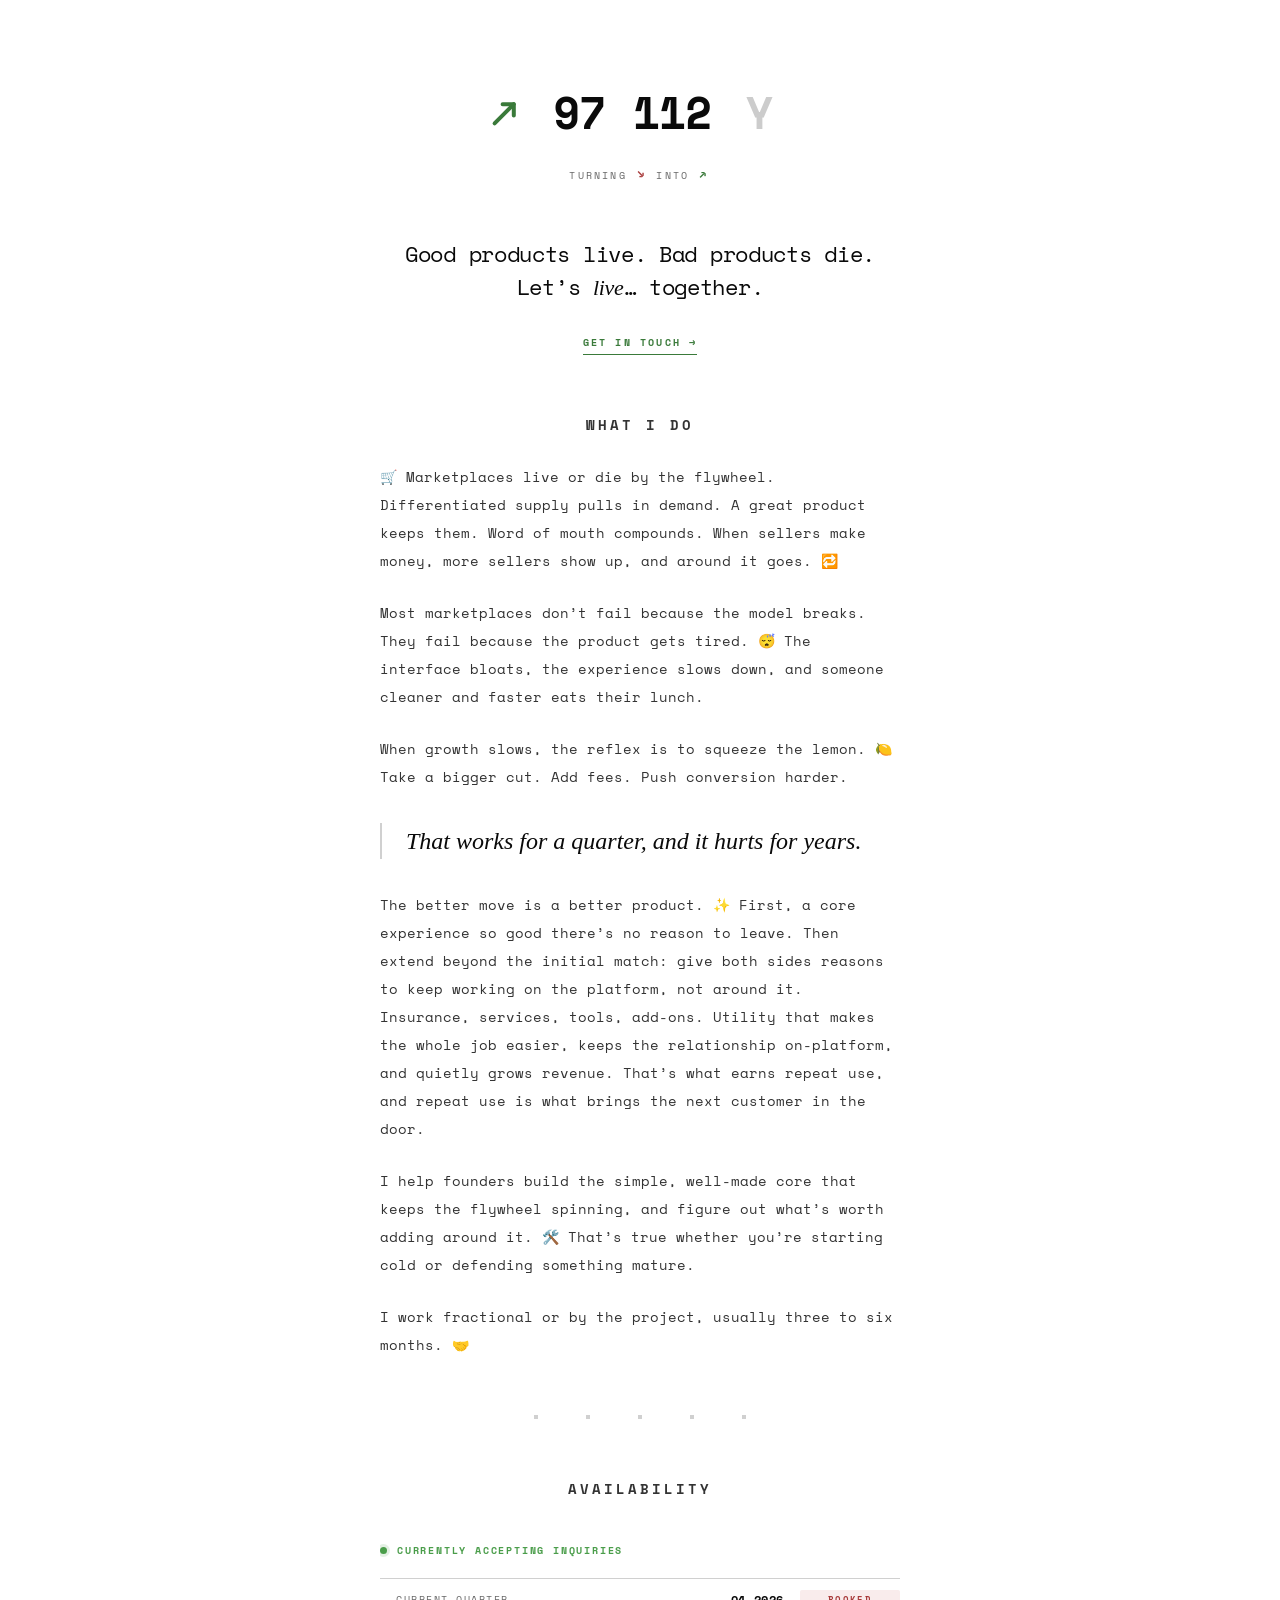
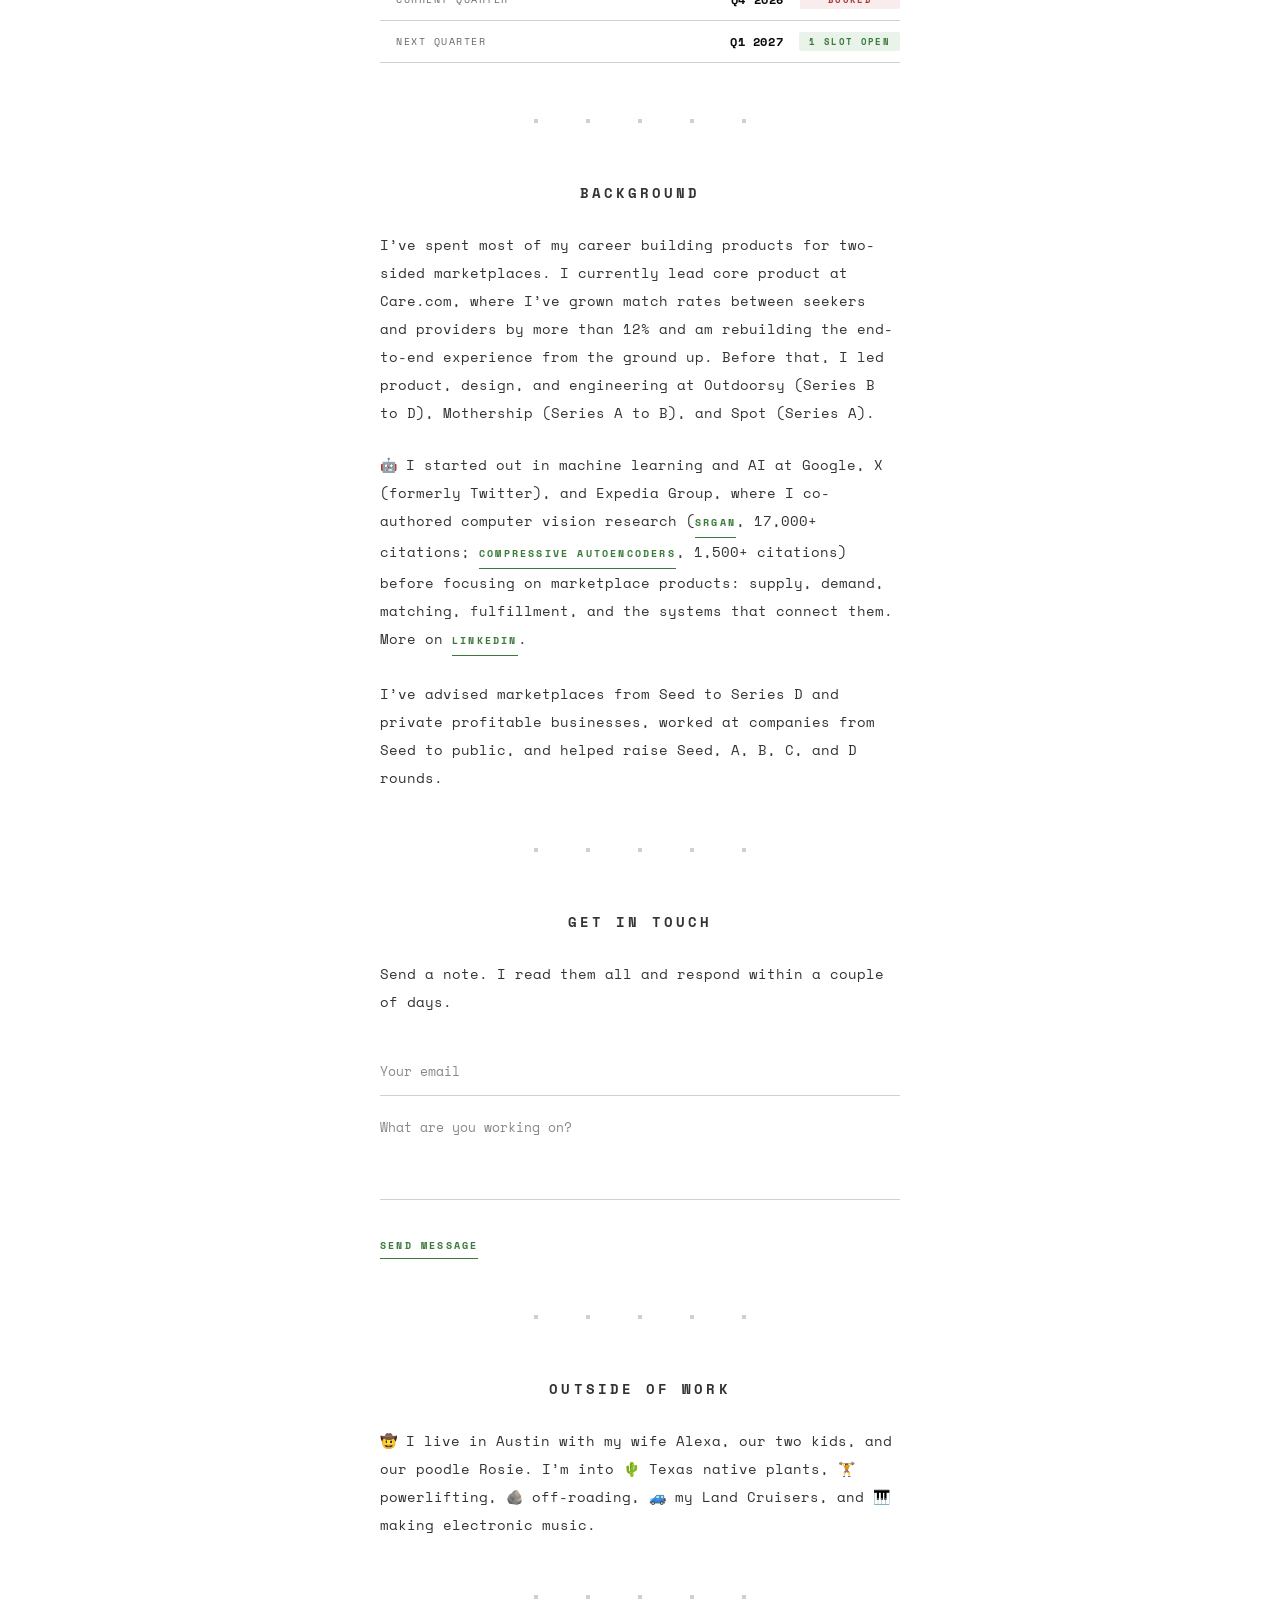
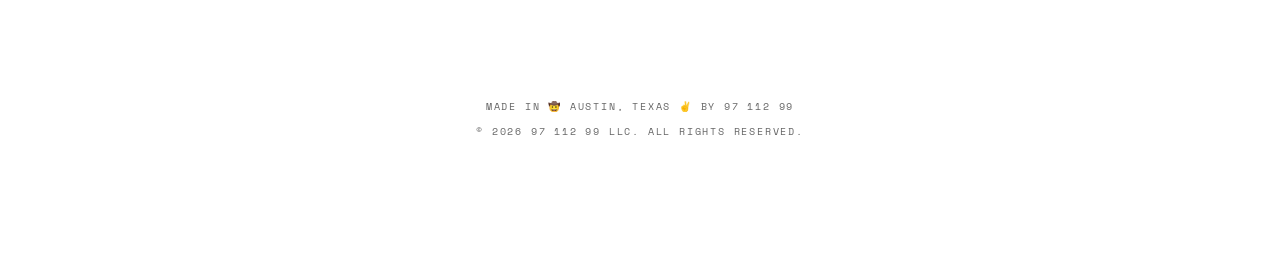
<file: index.html>
<!DOCTYPE html>
<html lang="en">
<head>
<meta charset="UTF-8">
<meta name="viewport" content="width=device-width, initial-scale=1.0">
<title>97 112 99 — Product & marketplace advisory</title>
  <!-- SEO -->
  <meta name="description" content="Product & marketplace advisory firm. Turning declining businesses into growing ones.">

  <!-- Favicon -->
  <link rel="icon" type="image/svg+xml" href="/favicon.svg">

  <!-- OpenGraph -->
  <meta property="og:type" content="website">
  <meta property="og:url" content="https://9711299.com">
  <meta property="og:title" content="97 112 99 — Product & marketplace advisory">
  <meta property="og:description" content="Product & marketplace advisory firm. Turning declining businesses into growing ones.">
  <meta property="og:site_name" content="97 112 99">

  <!-- Twitter -->
  <meta name="twitter:card" content="summary">
  <meta name="twitter:title" content="97 112 99 — Product & marketplace advisory">
  <meta name="twitter:description" content="Product & marketplace advisory firm. Turning declining businesses into growing ones.">

<link href="https://fonts.googleapis.com/css2?family=Space+Mono:wght@400;700&display=swap" rel="stylesheet">
<style>
  html { scroll-behavior: smooth; }
  *, *::before, *::after { box-sizing: border-box; margin: 0; padding: 0; }

  :root {
    --black: #0a0a0a;
    --mid: #666;
    --light: #666;
    --rule: #d0d0d0;
    --bg: #fff;
  }

  body {
    font-family: 'Space Mono', monospace;
    font-weight: 400;
    background: var(--bg);
    color: var(--black);
    min-height: 100vh;
    -webkit-font-smoothing: antialiased;
  }

  .page {
    max-width: 600px;
    margin: 0 auto;
    padding: 80px 40px 120px;
  }

  /* Logo */
  .logo {
    display: flex;
    gap: 18px;
    margin: 0 auto 8px;
    align-items: center;
    justify-content: center;
    width: fit-content;
  }

  .logo-nums {
    display: flex;
    gap: 18px;
    align-items: baseline;
  }

  .logo-mark {
    width: 40px;
    height: 40px;
    flex: none;
    display: block;
  }

  .logo-mark line, .logo-mark polyline {
    stroke: #3a7a3a;
    stroke-width: 10;
    stroke-linecap: round;
    stroke-linejoin: round;
    fill: none;
  }

  #logo-mark-left {
    transform-origin: 50% 50%;
    transform: rotate(180deg);
  }
  #logo-mark-left line, #logo-mark-left polyline {
    stroke: #a83a3a;
  }

  .logo-char {
    font-size: 44px;
    font-weight: 700;
    letter-spacing: -1px;
    color: var(--black);
    transition: color 0.3s;
    width: 72px;
    text-align: center;
    display: inline-block;
  }

  .eyebrow {
    font-size: 10px;
    letter-spacing: 0.22em;
    text-transform: uppercase;
    color: var(--light);
    margin-bottom: 48px;
    text-align: center;
  }




  .thesis {
    font-size: 22px;
    line-height: 1.5;
    font-weight: 400;
    color: var(--black);
    text-align: center;
    max-width: 520px;
    margin: 0 auto 56px;
    letter-spacing: -0.3px;
  }

  .thesis em {
    font-style: italic;
    font-family: Georgia, 'Times New Roman', serif;
    font-weight: 400;
  }


  .tone-live { color: #3a7a3a; }
  .tone-die { color: #a83a3a; }

  .thesis-line {
    display: block;
  }

  .thesis-line-1 {
  }

  .thesis-line-2 {
    display: inline-flex;
    align-items: baseline;
    justify-content: center;
    opacity: 0;
    animation: fadeIn 0.8s ease-out 2.4s forwards;
  }

  .thesis-lets, .thesis-mid, .thesis-period {
    display: inline-block;
    white-space: pre;
  }

  .thesis-mid {
    max-width: 0;
    overflow: hidden;
    opacity: 0;
    animation: expandMid 0.9s ease-out 3.4s forwards;
  }

  @keyframes fadeIn {
    to { opacity: 1; }
  }

  @keyframes expandMid {
    0% { max-width: 0; opacity: 0; }
    30% { opacity: 0; }
    100% { max-width: 200px; opacity: 1; }
  }

  @media (max-width: 480px) {
    .thesis { font-size: 18px; margin-bottom: 72px; }
  }

  /* Section */
  .section {
    margin-bottom: 56px;
  }

  .section-label {
    font-size: 10px;
    font-weight: 700;
    letter-spacing: 0.22em;
    text-transform: uppercase;
    color: #333;
    margin-bottom: 24px;
    text-align: center;
  }

  .section p {
    font-size: 14px;
    line-height: 2;
    color: #333;
  }

  .section p + p { margin-top: 24px; }

  .section a.inline-link {
    font-family: 'Space Mono', monospace;
    font-size: 10px;
    font-weight: 700;
    letter-spacing: 0.22em;
    text-transform: uppercase;
    color: #3a7a3a;
    text-decoration: none;
    position: relative;
    padding-bottom: 5px;
    display: inline-block;
    transition: opacity 0.2s;
  }

  .section a.inline-link::after {
    content: '';
    display: block;
    width: 100%;
    height: 1px;
    background: #3a7a3a;
    position: absolute;
    left: 0;
    bottom: 0;
    transition: opacity 0.2s;
  }

  .section a.inline-link:hover::after {
    opacity: 0.4;
  }


  .together-word {
    position: relative;
    display: inline-block;
  }

  .together-word.sparkle {
    animation: sparkle-glow 1.2s ease-out;
  }

  @keyframes sparkle-glow {
    0% { text-shadow: 0 0 0 rgba(140, 140, 140, 0); }
    30% { text-shadow: 0 0 12px rgba(140, 140, 140, 0.5), 0 0 4px rgba(140, 140, 140, 0.7); }
    100% { text-shadow: 0 0 0 rgba(140, 140, 140, 0); }
  }

  .sparkle-particle {
    position: absolute;
    pointer-events: none;
    font-size: 12px;
    opacity: 0;
    animation: sparkle-particle 1.4s ease-out forwards;
  }

  @keyframes sparkle-particle {
    0% { opacity: 0; transform: translate(0, 0) scale(0.5) rotate(0deg); }
    30% { opacity: 1; }
    100% { opacity: 0; transform: translate(var(--dx), var(--dy)) scale(1.2) rotate(180deg); }
  }

  /* Rule */
  .rule {
    display: flex;
    justify-content: center;
    gap: 48px;
    margin: 0 auto 56px;
  }

  .rule::before,
  .rule::after {
    content: none;
  }

  .rule > span {
    display: block;
    width: 4px;
    height: 4px;
    background: var(--rule);
  }


  /* Work list */
  .work-list {
    display: flex;
    flex-direction: column;
    gap: 32px;
  }

  .work-item {
    padding-bottom: 32px;
    border-bottom: 1px solid var(--rule);
  }

  .work-item:last-child { border-bottom: none; padding-bottom: 0; }

  .work-title {
    font-size: 13px !important;
    font-weight: 700 !important;
    color: var(--black) !important;
    line-height: 1.4 !important;
    letter-spacing: 0.02em !important;
    margin-bottom: 8px !important;
  }

  .work-desc {
    font-size: 13px !important;
    color: #555 !important;
    line-height: 1.8 !important;
  }

  /* Papers */
  .papers {
    display: flex;
    flex-direction: column;
    gap: 24px;
  }

  .paper {
    display: flex;
    flex-direction: column;
    gap: 6px;
    text-decoration: none;
    padding-bottom: 24px;
    border-bottom: 1px solid var(--rule);
  }

  .paper:last-child { border-bottom: none; padding-bottom: 0; }

  .paper-title {
    font-size: 13px;
    color: #333;
    line-height: 1.6;
    transition: color 0.2s;
  }

  .paper:hover .paper-title { color: var(--black); }

  .paper-meta {
    font-size: 10px;
    letter-spacing: 0.15em;
    text-transform: uppercase;
    color: var(--light);
  }


  .availability-card {
    margin-top: 40px;
    overflow: hidden;
  }

  .availability-header {
    display: flex;
    align-items: center;
    gap: 10px;
    padding: 0 0 20px;
  }

  .availability-dot {
    width: 7px;
    height: 7px;
    border-radius: 50%;
    background: #4a9d4a;
    flex-shrink: 0;
    box-shadow: 0 0 0 3px rgba(74, 157, 74, 0.15);
    animation: pulse 2.5s ease-in-out infinite;
  }

  .availability-status {
    font-size: 10px;
    letter-spacing: 0.18em;
    text-transform: uppercase;
    color: #4a9d4a;
    font-weight: 700;
  }

  .availability-body {
    padding: 0;
    display: flex;
    flex-direction: column;
    border-top: 1px solid var(--rule);
  }

  .availability-row {
    display: flex;
    align-items: center;
    font-size: 12px;
    border-bottom: 1px solid var(--rule);
  }

  .availability-row > * {
    padding: 12px 16px;
  }



  .availability-label {
    color: var(--light);
    text-transform: uppercase;
    letter-spacing: 0.15em;
    font-size: 10px;
    flex: 1;
  }

  .availability-value {
    color: var(--black);
    font-weight: 700;
    letter-spacing: 0.05em;
    min-width: 80px;
    text-align: right;
  }

  .availability-tag {
    font-size: 9px;
    letter-spacing: 0.15em;
    text-transform: uppercase;
    padding: 3px 10px;
    border-radius: 2px;
    font-weight: 700;
    min-width: 100px;
    text-align: center;
    flex-shrink: 0;
  }

  .tag-booked {
    background: rgba(196, 68, 68, 0.1);
    color: #a83a3a;
  }

  .tag-open {
    background: rgba(74, 157, 74, 0.12);
    color: #3a7a3a;
  }

  .tag-waitlist {
    background: rgba(180, 130, 40, 0.12);
    color: #8a6014;
  }

  @keyframes pulse {
    0%, 100% { box-shadow: 0 0 0 3px rgba(74, 157, 74, 0.15); }
    50% { box-shadow: 0 0 0 5px rgba(74, 157, 74, 0.05); }
  }

  @media (prefers-reduced-motion: reduce) {
    .availability-dot { animation: none; }
  }


  .pull-quote {
    font-family: Georgia, 'Times New Roman', serif;
    font-style: italic;
    font-size: 24px;
    line-height: 1.5;
    color: var(--black);
    margin: 32px 0 !important;
    padding: 0 24px;
    border-left: 2px solid var(--rule);
  }

  /* Contact */
  textarea,
  input[type="email"],
  input[type="text"]:not([name="botcheck"]) {
    width: 100%;
    padding: 12px 0;
    font-family: 'Space Mono', monospace;
    font-size: 13px;
    color: var(--black);
    background: transparent;
    border: none;
    border-bottom: 1px solid var(--rule);
    border-radius: 0;
    outline: none;
    transition: border-color 0.2s;
    resize: none;
    line-height: 1.8;
    text-align: left;
    -webkit-appearance: none;
  }

  textarea { min-height: 96px; }

  input[type="email"],
  input[type="text"]:not([name="botcheck"]) { margin-bottom: 8px; }

  textarea::placeholder,
  input::placeholder { color: #888; }
  textarea:focus,
  input:focus { border-bottom-color: var(--black); }

  button {
    margin-top: 32px;
    font-family: 'Space Mono', monospace;
    font-size: 10px;
    font-weight: 700;
    letter-spacing: 0.22em;
    text-transform: uppercase;
    color: #3a7a3a;
    background: transparent;
    border: none;
    cursor: pointer;
    padding: 0;
  }

  button::after { content: ''; display: block; width: 100%; height: 1px; background: #3a7a3a; margin-top: 5px; transition: opacity 0.2s; }
  button:hover::after { opacity: 0.4; }

  #contact-form {
    transition: opacity 0.5s ease;
  }
  #contact-form.sent {
    opacity: 0;
    pointer-events: none;
  }

  .form-confirm {
    display: none;
    opacity: 0;
    font-size: 13px;
    font-family: 'Space Mono', monospace;
    color: #3a7a3a;
    text-align: left;
    transition: opacity 0.6s ease;
  }
  .form-confirm.visible { opacity: 1; }

  .success {
    display: none;
    margin-top: 20px;
    font-size: 10px;
    letter-spacing: 0.18em;
    text-transform: uppercase;
    color: var(--light);
  }

  .footer {
    margin-top: 100px;
    font-size: 10px;
    letter-spacing: 0.18em;
    text-transform: uppercase;
    color: #666;
    text-align: center;
  }

  @keyframes arrowMorph {
    0%   { transform: rotate(180deg); }
    100% { transform: rotate(0deg); }
  }
  @keyframes arrowColor {
    0%   { stroke: #a83a3a; }
    100% { stroke: #3a7a3a; }
  }

  #logo-mark-left {
    animation: arrowMorph 1.7s cubic-bezier(0.65, 0, 0.35, 1) 0.5s forwards;
  }
  #logo-mark-left line, #logo-mark-left polyline {
    animation: arrowColor 1.7s ease-out 0.5s forwards;
  }

  @media (prefers-reduced-motion: reduce) {
    .logo-char { transition: none; }
    #logo-mark-left { animation: none; transform: rotate(0deg); }
    #logo-mark-left line, #logo-mark-left polyline { animation: none; stroke: #3a7a3a; }
  }

  @media (max-width: 480px) {
    .page { padding: 56px 24px 96px; }
    .logo-char { font-size: 30px; width: 50px; }
    .logo-mark { width: 30px; height: 30px; }
  }

  .chart-sentence {
    margin: 24px auto 56px;
    text-align: center;
    font-size: 10px;
    letter-spacing: 0.22em;
    text-transform: uppercase;
    color: var(--light);
    line-height: 1;
    display: block;
  }

  .chart-sentence span {
    display: inline;
    vertical-align: baseline;
  }

  .arrow-red, .arrow-green {
    margin: 0 2px;
  }

  .arrow-red, .arrow-green {
    font-size: 12px;
    line-height: 1;
    font-weight: 700;
    display: inline-block;
    vertical-align: baseline;
    margin: 0 2px;
  }

  .arrow-red {
    color: #a83a3a;
  }

  .arrow-green {
    color: #3a7a3a;
  }

  .chart-period {
    opacity: 0;
    animation: fadeIn 0.4s ease-out 2s forwards;
  }

  @keyframes arrow-in {
    to { opacity: 1; transform: translateY(0); }
  }


  .footer-rule {
    position: relative;
    transition: gap 1s cubic-bezier(0.4, 0, 0.2, 1);
  }

  .footer-rule > span {
    background: var(--rule);
    transition: transform 0.9s cubic-bezier(0.4, 0, 0.2, 1),
                opacity 0.5s ease,
                background 0.8s ease;
  }

  /* Phase 1: five grey dots converge into one big black jiggling dot */
  .footer-rule.converged {
    gap: 0;
  }

  .footer-rule.converged > span:nth-child(1),
  .footer-rule.converged > span:nth-child(2),
  .footer-rule.converged > span:nth-child(4),
  .footer-rule.converged > span:nth-child(5) {
    opacity: 0;
    transform: scale(0);
  }

  .footer-rule.converged > span:nth-child(3) {
    animation: splash 1.4s cubic-bezier(0.34, 1.56, 0.64, 1) 0.5s forwards;
    background: #0a0a0a;
    transition: background 0.6s ease;
  }

  /* Phase 2: while big, the single dot turns from black to the middle color */
  .footer-rule.colorized > span:nth-child(3) {
    transform: scale(6);
    background: #715a3a;
    transition: background 0.7s ease;
  }

  /* Phase 3: while still big, expand back to five, each taking its gradient color */
  .footer-rule.expanded-big {
    gap: 48px;
    transition: gap 1.1s cubic-bezier(0.4, 0, 0.2, 1);
  }

  .footer-rule.expanded-big > span {
    transform: scale(6);
    transition: background 0.7s ease, transform 0.9s cubic-bezier(0.34, 1.2, 0.64, 1), opacity 0.6s ease;
  }

  .footer-rule.expanded-big > span:nth-child(1) { background: #a83a3a; }
  .footer-rule.expanded-big > span:nth-child(2) { background: #8c4a3a; }
  .footer-rule.expanded-big > span:nth-child(3) { background: #715a3a; }
  .footer-rule.expanded-big > span:nth-child(4) { background: #566a3a; }
  .footer-rule.expanded-big > span:nth-child(5) { background: #3a7a3a; }

  .footer-rule.expanded-big > span {
    opacity: 1;
  }

  /* Phase 4: all five shrink down to the small resting dots, keeping gradient */
  .footer-rule.shrunk {
    gap: 48px;
  }

  .footer-rule.shrunk > span {
    transform: scale(1);
    transition: transform 0.8s cubic-bezier(0.34, 1.2, 0.64, 1);
  }

  .footer-rule.shrunk > span:nth-child(1) { background: #a83a3a; }
  .footer-rule.shrunk > span:nth-child(2) { background: #8c4a3a; }
  .footer-rule.shrunk > span:nth-child(3) { background: #715a3a; }
  .footer-rule.shrunk > span:nth-child(4) { background: #566a3a; }
  .footer-rule.shrunk > span:nth-child(5) { background: #3a7a3a; }

  @keyframes splash {
    0% { transform: scale(1); }
    30% { transform: scale(9); }
    55% { transform: scale(5); }
    75% { transform: scale(7); }
    100% { transform: scale(6); }
  }

  .header-cta {
    text-align: center;
    margin: -32px auto 56px;
  }

  .header-cta-link {
    font-family: 'Space Mono', monospace;
    font-size: 10px;
    font-weight: 700;
    letter-spacing: 0.22em;
    text-transform: uppercase;
    color: #3a7a3a;
    text-decoration: none;
    position: relative;
    padding-bottom: 5px;
    display: inline-block;
    transition: opacity 0.2s;
  }

  .header-cta-link::after {
    content: '';
    display: block;
    width: 100%;
    height: 1px;
    background: #3a7a3a;
    position: absolute;
    left: 0;
    bottom: 0;
    transition: opacity 0.2s;
  }

  .header-cta-link:hover::after {
    opacity: 0.4;
  }

  @media (max-width: 600px) {
    .page {
      padding: 48px 20px 80px;
    }

    .logo-char {
      font-size: 30px;
      width: 50px;
    }

    .logo-mark {
      width: 30px;
      height: 30px;
    }

    .logo {
      gap: 12px;
    }

    .thesis {
      font-size: 17px;
      margin: 0 auto 40px;
    }

    .chart-sentence {
      font-size: 9px;
      letter-spacing: 0.18em;
    }

    .section {
      margin-bottom: 40px;
    }

    .section p {
      font-size: 13px;
      line-height: 1.9;
    }

    .rule {
      gap: 32px;
      margin: 0 auto 40px;
    }

    .pull-quote {
      font-size: 18px;
      padding: 0 16px;
      margin: 24px 0 !important;
    }

    .availability-row > * {
      padding: 10px 12px;
    }

    .availability-tag {
      font-size: 8px;
      min-width: 80px;
      padding: 3px 6px;
    }

    .availability-value {
      font-size: 11px;
      min-width: 64px;
    }

    .availability-label {
      font-size: 9px;
    }

    .availability-status {
      font-size: 9px;
    }

    .paper-title {
      font-size: 12px;
    }

    .paper-meta {
      font-size: 9px;
    }

    .footer {
      margin-top: 64px;
      font-size: 9px;
    }
  }
</style>
</head>
<body>
<main class="page">

  <div class="logo" aria-label="97 112 99">
    <svg class="logo-mark" id="logo-mark-left" viewBox="0 0 100 100" aria-hidden="true">
      <line x1="24" y1="76" x2="72" y2="28"/>
      <polyline points="44,28 72,28 72,56"/>
    </svg>
    <span class="logo-nums">
      <span class="logo-char" id="c1">A</span>
      <span class="logo-char" id="c2">P</span>
      <span class="logo-char" id="c3">C</span>
    </span>
  </div>

  <p class="chart-sentence" aria-label="Turning declining businesses into growing ones">
    <span>Turning</span>
    <span class="arrow-red">&#8600;</span>
    <span>into</span>
    <span class="arrow-green">&#8599;</span>
  </p>

  <p class="thesis">
    <span class="thesis-line thesis-line-1">Good products live. Bad products die.</span>
    <span class="thesis-line thesis-line-2">
      <span class="thesis-lets">Let&#x2019;s <em>live</em></span><span class="thesis-mid">&hellip; <span class="together-word">together</span></span><span class="thesis-period">.</span>
    </span>
  </p>

  <div class="header-cta">
    <a href="#contact" class="header-cta-link">Get in touch &rarr;</a>
  </div>

<!-- 1. What I do -->
  <div class="section">
    <p class="section-label">What I do</p>
    <p>🛒 Marketplaces live or die by the flywheel. Differentiated supply pulls in demand. A great product keeps them. Word of mouth compounds. When sellers make money, more sellers show up, and around it goes. 🔁</p>
    <p>Most marketplaces don&#x2019;t fail because the model breaks. They fail because the product gets tired. 😴 The interface bloats, the experience slows down, and someone cleaner and faster eats their lunch.</p>
    <p>When growth slows, the reflex is to squeeze the lemon. 🍋 Take a bigger cut. Add fees. Push conversion harder.</p>

    <blockquote class="pull-quote">That works for a quarter, and it hurts for years.</blockquote>

    <p>The better move is a better product. ✨ First, a core experience so good there&#x2019;s no reason to leave. Then extend beyond the initial match: give both sides reasons to keep working on the platform, not around it. Insurance, services, tools, add-ons. Utility that makes the whole job easier, keeps the relationship on-platform, and quietly grows revenue. That&#x2019;s what earns repeat use, and repeat use is what brings the next customer in the door.</p>
    <p>I help founders build the simple, well-made core that keeps the flywheel spinning, and figure out what&#x2019;s worth adding around it. 🛠️ That&#x2019;s true whether you&#x2019;re starting cold or defending something mature.</p>
    <p>I work fractional or by the project, usually three to six months. 🤝</p>
  </div>

  <div class="rule"><span></span><span></span><span></span><span></span><span></span></div>

  <!-- Availability -->
  <div class="section">
    <p class="section-label">Availability</p>
    <div class="availability-card">
      <div class="availability-header">
        <span class="availability-dot"></span>
        <span class="availability-status">Currently accepting inquiries</span>
      </div>
      <div class="availability-body">
        <div class="availability-row">
          <span class="availability-label">Current quarter</span>
          <span class="availability-value" id="current-q">—</span>
          <span class="availability-tag tag-booked">Booked</span>
        </div>
        <div class="availability-row">
          <span class="availability-label">Next quarter</span>
          <span class="availability-value" id="next-q">—</span>
          <span class="availability-tag tag-open">1 slot open</span>
        </div>
      </div>
    </div>
  </div>

  <div class="rule"><span></span><span></span><span></span><span></span><span></span></div>

  <!-- 2. Background -->
  <div class="section">
    <p class="section-label">Background</p>
    <p>I&#x2019;ve spent most of my career building products for two-sided marketplaces. I currently lead core product at Care.com, where I&#x2019;ve grown match rates between seekers and providers by more than 12% and am rebuilding the end-to-end experience from the ground up. Before that, I led product, design, and engineering at Outdoorsy (Series B to D), Mothership (Series A to B), and Spot (Series A).</p>
    <p>🤖 I started out in machine learning and AI at Google, X (formerly Twitter), and Expedia Group, where I co-authored computer vision research (<a href="https://arxiv.org/abs/1609.04802" target="_blank" rel="noopener noreferrer" class="inline-link">SRGAN</a>, 17,000+ citations; <a href="https://arxiv.org/abs/1703.00395" target="_blank" rel="noopener noreferrer" class="inline-link">compressive autoencoders</a>, 1,500+ citations) before focusing on marketplace products: supply, demand, matching, fulfillment, and the systems that connect them. More on <a href="https://www.linkedin.com/in/andrewpaulcunningham/" target="_blank" rel="noopener noreferrer" class="inline-link">LinkedIn</a>.</p>
    <p>I&#x2019;ve advised marketplaces from Seed to Series D and private profitable businesses, worked at companies from Seed to public, and helped raise Seed, A, B, C, and D rounds.</p>
  </div>

<div class="rule"><span></span><span></span><span></span><span></span><span></span></div>

  <!-- 5. Contact -->
  <div class="section" id="contact">
    <p class="section-label">Get in touch</p>
    <p id="contact-intro" style="font-size: 14px; line-height: 2; color: #333; margin-bottom: 32px; transition: opacity 0.5s ease;">Send a note. I read them all and respond within a couple of days.</p>
    <form id="contact-form" action="https://api.web3forms.com/submit" method="POST" novalidate>
      <input type="hidden" name="access_key" value="89e9b140-c9dc-4cb7-8748-4cb2cf981c3e">
      <input type="hidden" name="subject" value="New inquiry via 97 112 99">
      <input type="hidden" name="from_name" value="97 112 99 site">
      <input type="text" name="botcheck" style="display:none !important;" tabindex="-1" autocomplete="off">
      <input type="email" id="email" name="email" placeholder="Your email" required>
      <textarea id="message" name="message" placeholder="What are you working on?" required></textarea>
      <button type="submit">Send message</button>
      <p class="error" id="error-msg" style="display: none; margin-top: 20px; font-size: 10px; letter-spacing: 0.18em; text-transform: uppercase; color: #c44;">Something went wrong. Try again.</p>
    </form>
    <p class="form-confirm" id="form-confirm">Message received! If there&#x2019;s a fit, I&#x2019;ll be in touch soon. &#x270C;&#xFE0F;</p>
  </div>

  <div class="rule"><span></span><span></span><span></span><span></span><span></span></div>

  <!-- 4. Personal -->
  <div class="section">
    <p class="section-label">Outside of work</p>
    <p>🤠 I live in Austin with my wife Alexa, our two kids, and our poodle Rosie. I&#x2019;m into 🌵 Texas native plants, 🏋️ powerlifting, 🪨 off-roading, 🚙 my Land Cruisers, and 🎹 making electronic music.</p>
  </div>

  
  <div class="rule footer-rule" id="footer-rule"><span></span><span></span><span></span><span></span><span></span></div>

  <div class="footer">
    <div>Made in 🤠 Austin, Texas ✌️ by 97 112 99</div>
    <div style="margin-top: 10px;">&copy; <span id="copyright-year"></span> 97 112 99 LLC. All rights reserved.</div>
  </div>

</main>

<script>
  const chars = [
    { id: 'c1', letter: 'A', code: '97' },
    { id: 'c2', letter: 'P', code: '112' },
    { id: 'c3', letter: 'C', code: '99' },
  ];

  const glyphs = 'ABCDEFGHIJKLMNOPQRSTUVWXYZ0123456789@#%&';

  function scrambleChar(el, endVal, duration, delay) {
    setTimeout(() => {
      el.style.color = '#ccc';
      let elapsed = 0;
      const interval = setInterval(() => {
        elapsed += 40;
        if (elapsed < duration) {
          el.textContent = glyphs[Math.floor(Math.random() * glyphs.length)];
        } else {
          clearInterval(interval);
          el.textContent = endVal;
          el.style.color = '#0a0a0a';
        }
      }, 40);
    }, delay);
  }

  function runLogo() {
    chars.forEach((c, i) => {
      const el = document.getElementById(c.id);
      el.textContent = c.letter;
      el.style.color = '#0a0a0a';
      scrambleChar(el, c.code, 900, 500 + i * 400);
    });


  }

  function sparkleTogether() {
    const el = document.querySelector('.together-word');
    if (!el) return;

    el.classList.add('sparkle');

    // Spawn a few tiny sparkle particles
    const chars = ['✦', '✧', '·', '✦'];
    for (let i = 0; i < 5; i++) {
      const p = document.createElement('span');
      p.className = 'sparkle-particle';
      p.textContent = chars[i % chars.length];
      p.style.color = '#999';
      const angle = (i / 5) * Math.PI * 2;
      const dist = 20 + Math.random() * 15;
      p.style.setProperty('--dx', Math.cos(angle) * dist + 'px');
      p.style.setProperty('--dy', Math.sin(angle) * dist + 'px');
      p.style.left = '50%';
      p.style.top = '50%';
      p.style.animationDelay = (i * 60) + 'ms';
      el.appendChild(p);
      setTimeout(() => p.remove(), 1600);
    }

    setTimeout(() => el.classList.remove('sparkle'), 1400);
  }

  function animateChart() {
    // CSS-driven animation, nothing to do here
  }

  document.getElementById('copyright-year').textContent = new Date().getFullYear();

  // Footer squares: grey dots converge to one black jiggling dot,
  // colorize big, expand to gradient big, then shrink to resting dots
  const footerRule = document.getElementById('footer-rule');
  if (footerRule && 'IntersectionObserver' in window) {
    const observer = new IntersectionObserver((entries) => {
      entries.forEach(entry => {
        if (entry.isIntersecting) {
          setTimeout(() => {
            footerRule.classList.add('converged');
            setTimeout(() => {
              footerRule.classList.add('colorized');
              setTimeout(() => {
                footerRule.classList.remove('converged', 'colorized');
                footerRule.classList.add('expanded-big');
                setTimeout(() => {
                  footerRule.classList.remove('expanded-big');
                  footerRule.classList.add('shrunk');
                }, 1300);
              }, 800);
            }, 2100);
          }, 900);
          observer.unobserve(entry.target);
        }
      });
    }, { threshold: 0.5 });
    observer.observe(footerRule);
  }


  window.addEventListener('load', () => {
    runLogo();
    animateChart();
    setTimeout(sparkleTogether, 4500);
  });

  // Get in touch CTA: scroll and focus textarea
  const headerCta = document.querySelector('.header-cta-link');
  if (headerCta) {
    headerCta.addEventListener('click', function(e) {
      // Let smooth scroll happen, then focus after it settles
      setTimeout(() => {
        const textarea = document.getElementById('message');
        if (textarea) textarea.focus({ preventScroll: true });
      }, 700);
    });
  }


  // Availability: rotates through quarters
  function updateAvailability() {
    const now = new Date();
    const month = now.getMonth();
    const year = now.getFullYear();

    let currentQ, nextQ, nextQYear;
    if (month < 3)      { currentQ = 'Q1'; nextQ = 'Q2'; nextQYear = year; }
    else if (month < 6) { currentQ = 'Q2'; nextQ = 'Q3'; nextQYear = year; }
    else if (month < 9) { currentQ = 'Q3'; nextQ = 'Q4'; nextQYear = year; }
    else                { currentQ = 'Q4'; nextQ = 'Q1'; nextQYear = year + 1; }

    const currentEl = document.getElementById('current-q');
    const nextEl = document.getElementById('next-q');
    if (currentEl) currentEl.textContent = `${currentQ} ${year}`;
    if (nextEl) nextEl.textContent = `${nextQ} ${nextQYear}`;

    // Compute slots for next quarter — varies week to week
    // Deterministic based on week of year so it feels real
    const start = new Date(year, 0, 1);
    const weekOfYear = Math.floor((now - start) / (7 * 24 * 60 * 60 * 1000));

    // Simple pseudo-random from week number — oscillates 1-2 slots mostly, occasional 0
    const seed = (weekOfYear * 2654435761) >>> 0;
    const roll = seed % 10;
    let slots;
    if (roll < 6) slots = 1;
    else if (roll < 9) slots = 2;
    else slots = 0;

    const nextTag = document.querySelector('.availability-row:nth-child(2) .availability-tag');
    if (nextTag) {
      if (slots === 0) {
        nextTag.textContent = 'Waitlist';
        nextTag.classList.remove('tag-open');
        nextTag.classList.add('tag-waitlist');
      } else if (slots === 1) {
        nextTag.textContent = '1 slot open';
      } else {
        nextTag.textContent = `${slots} slots open`;
      }
    }
  }
  updateAvailability();


  const form = document.getElementById('contact-form');
  form.addEventListener('submit', async function(e) {
    e.preventDefault();
    const errorMsg = document.getElementById('error-msg');
    const confirm = document.getElementById('form-confirm');
    const button = form.querySelector('button');
    const email = form.querySelector('[name="email"]');
    const message = form.querySelector('[name="message"]');

    errorMsg.style.display = 'none';

    const emailOk = /^[^\s@]+@[^\s@]+\.[^\s@]+$/.test(email.value.trim());
    if (!emailOk) {
      errorMsg.textContent = 'Enter a valid email so I can reply.';
      errorMsg.style.display = 'block';
      email.focus();
      return;
    }
    if (!message.value.trim()) {
      errorMsg.textContent = 'Add a short note before sending.';
      errorMsg.style.display = 'block';
      message.focus();
      return;
    }

    button.disabled = true;
    const originalText = button.textContent;
    button.textContent = 'Sending...';

    try {
      const formData = new FormData(form);
      const response = await fetch('https://api.web3forms.com/submit', {
        method: 'POST',
        body: formData
      });
      const result = await response.json();

      if (result.success) {
        const intro = document.getElementById('contact-intro');
        form.classList.add('sent');
        if (intro) intro.style.opacity = '0';
        setTimeout(() => {
          form.style.display = 'none';
          if (intro) intro.style.display = 'none';
          confirm.style.display = 'block';
          requestAnimationFrame(() => confirm.classList.add('visible'));
        }, 500);
      } else {
        button.disabled = false;
        button.textContent = originalText;
        errorMsg.textContent = 'Something went wrong. Try again.';
        errorMsg.style.display = 'block';
      }
    } catch (err) {
      button.disabled = false;
      button.textContent = originalText;
      errorMsg.textContent = 'Something went wrong. Try again.';
      errorMsg.style.display = 'block';
    }
  });
</script>
</body>
</html>
</file>
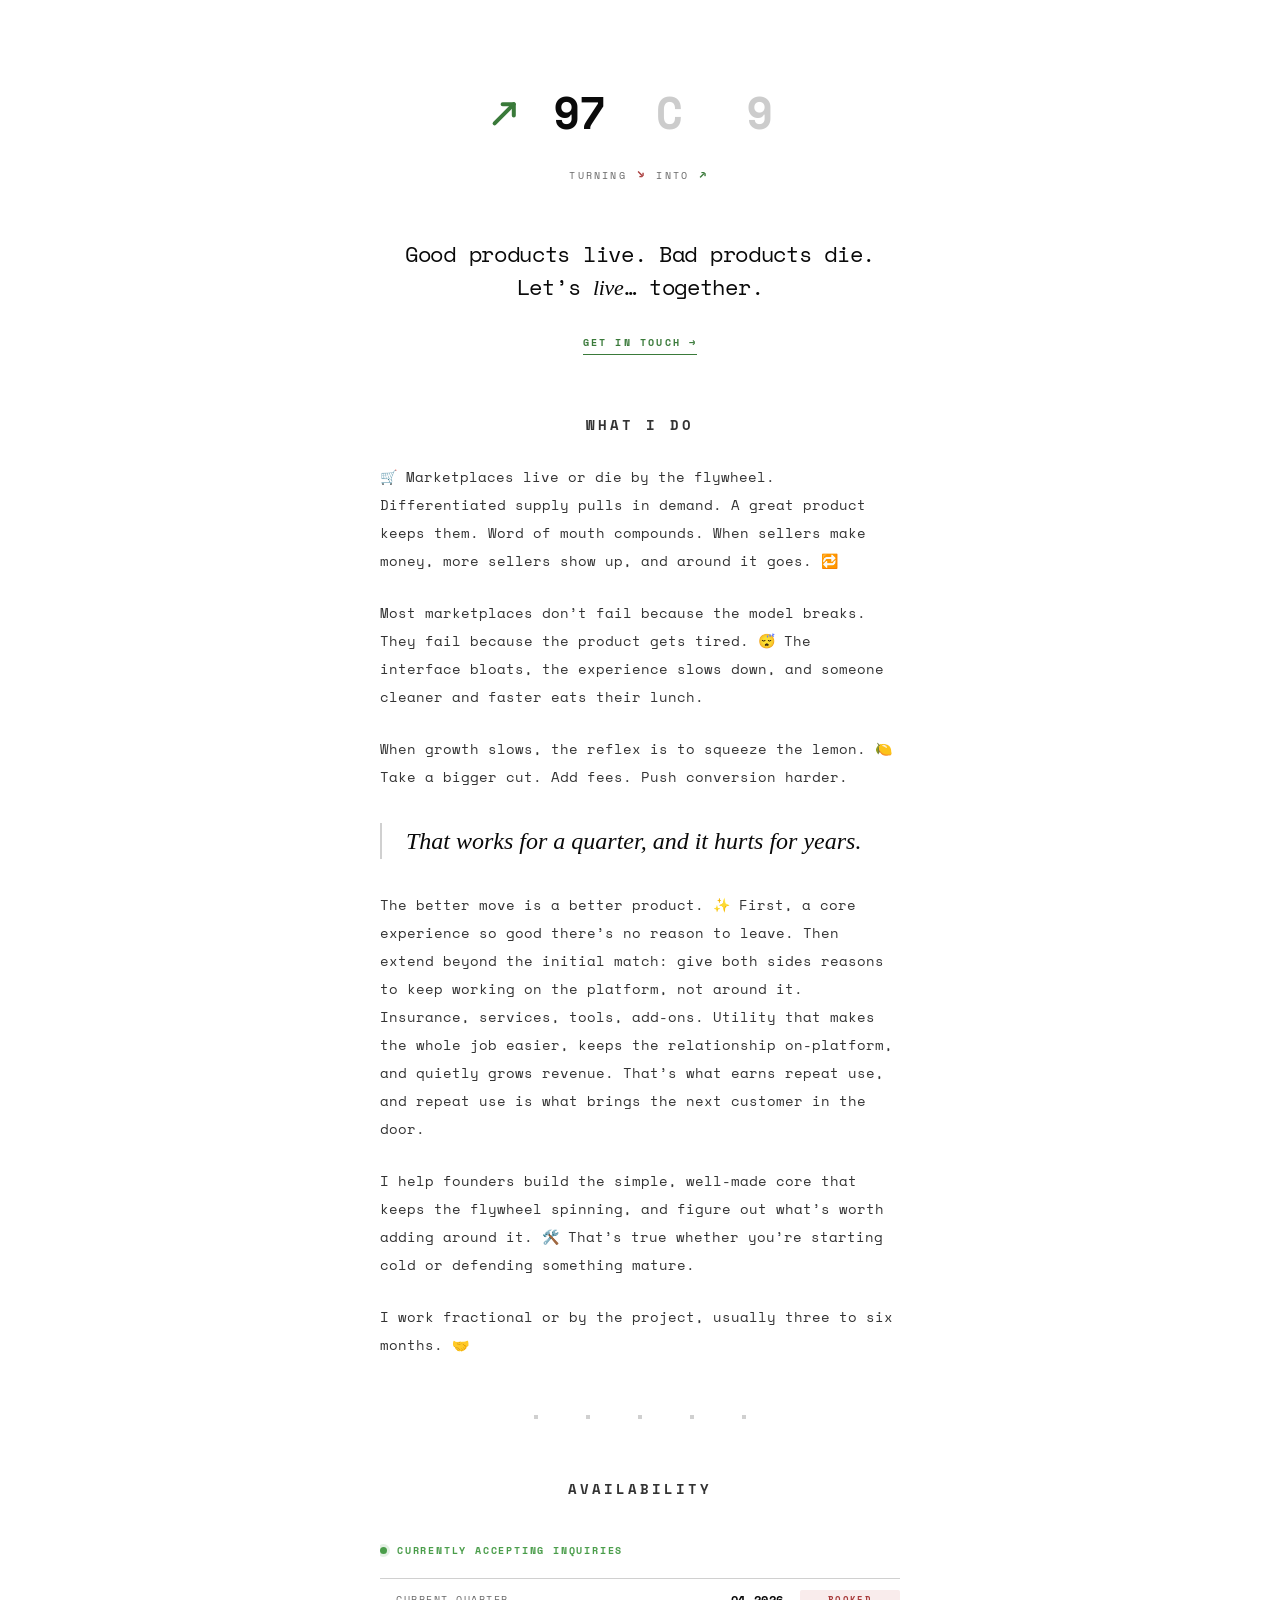
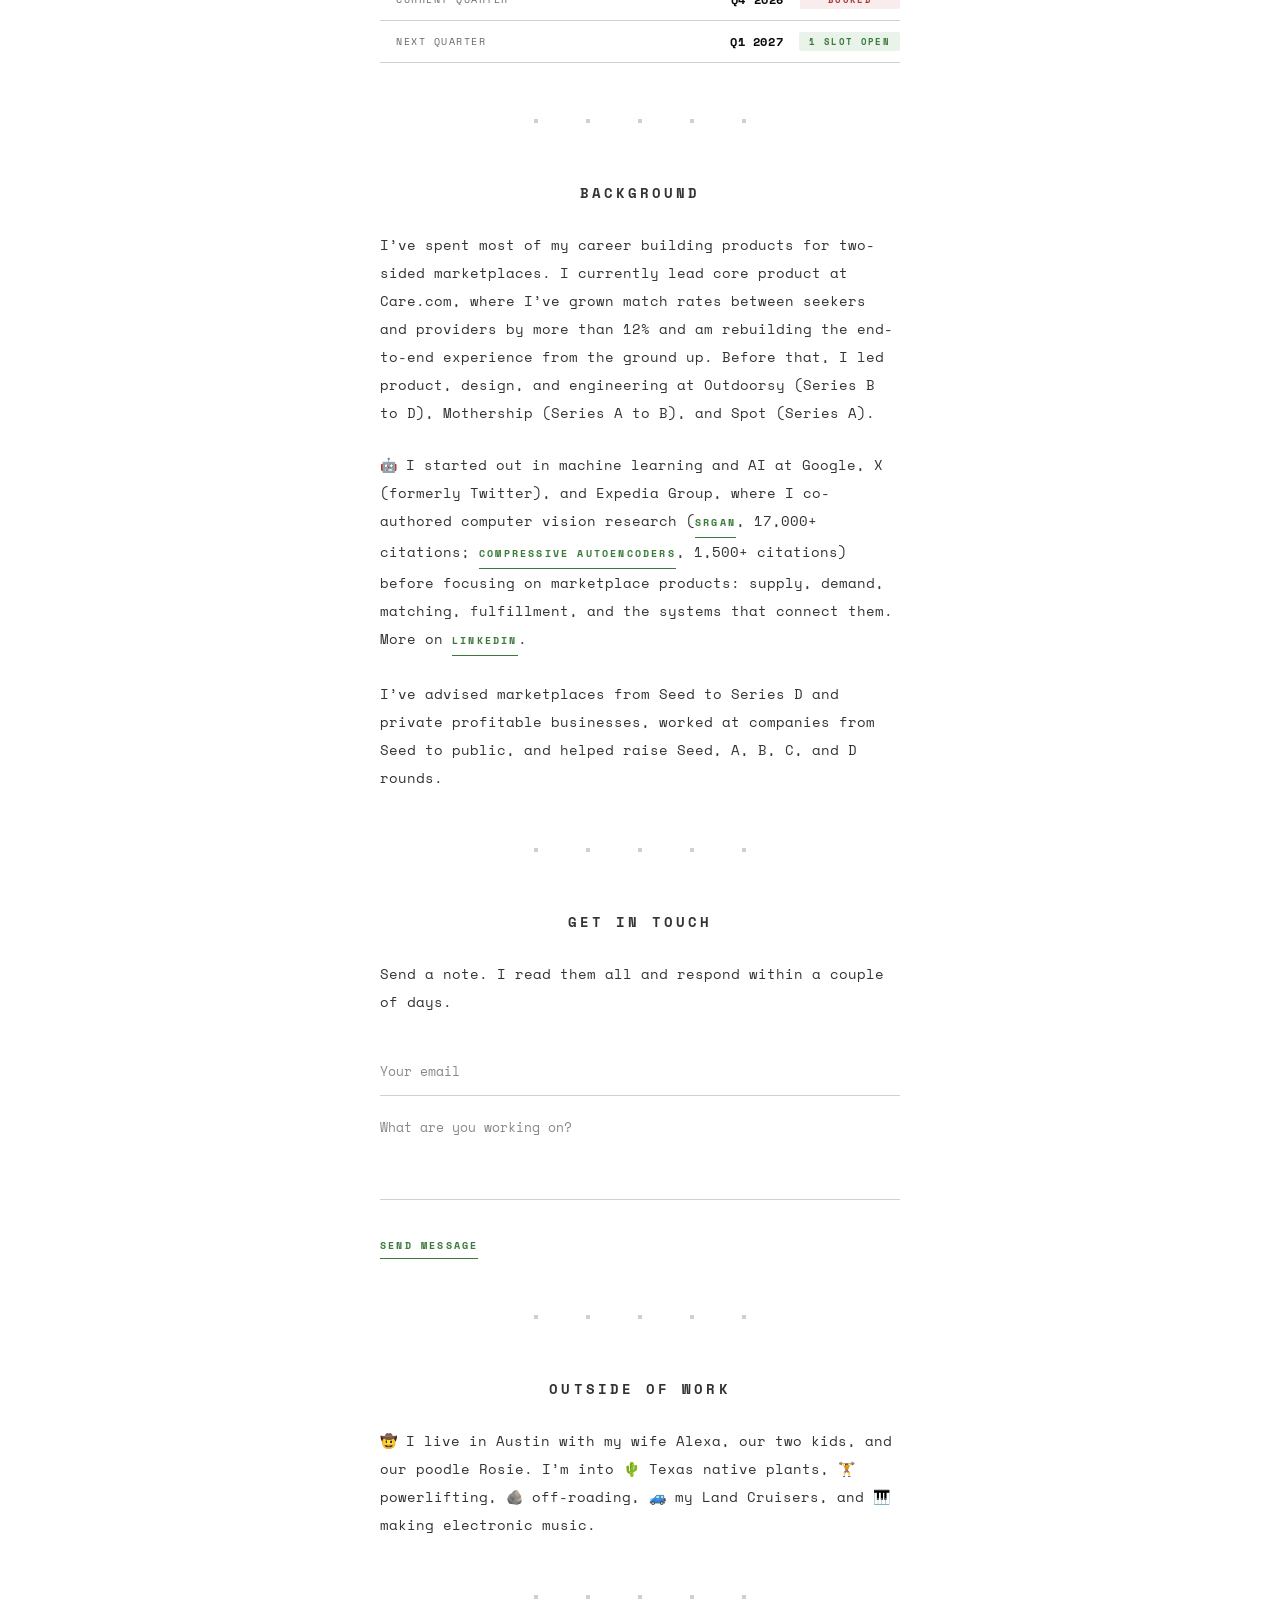
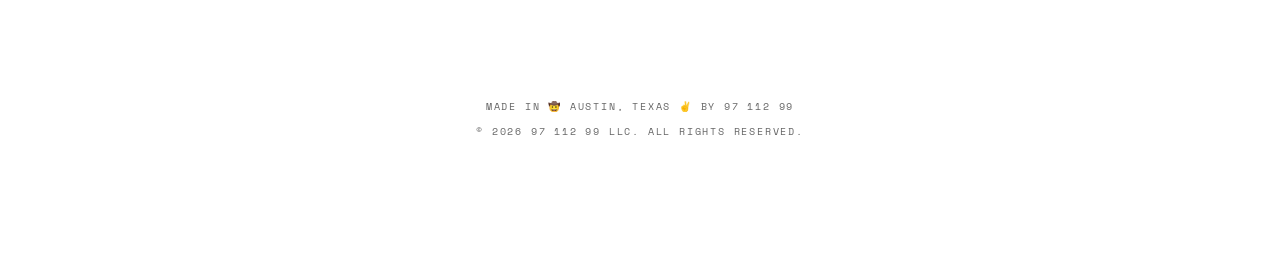
<file: index_34.html>
<!DOCTYPE html>
<html lang="en">
<head>
<meta charset="UTF-8">
<meta name="viewport" content="width=device-width, initial-scale=1.0">
<title>97 112 99 — Product & marketplace advisory</title>
  <!-- SEO -->
  <meta name="description" content="Product & marketplace advisory firm. Turning declining businesses into growing ones.">

  <!-- Favicon -->
  <link rel="icon" type="image/svg+xml" href="/favicon.svg">

  <!-- OpenGraph -->
  <meta property="og:type" content="website">
  <meta property="og:url" content="https://9711299.com">
  <meta property="og:title" content="97 112 99 — Product & marketplace advisory">
  <meta property="og:description" content="Product & marketplace advisory firm. Turning declining businesses into growing ones.">
  <meta property="og:site_name" content="97 112 99">

  <!-- Twitter -->
  <meta name="twitter:card" content="summary">
  <meta name="twitter:title" content="97 112 99 — Product & marketplace advisory">
  <meta name="twitter:description" content="Product & marketplace advisory firm. Turning declining businesses into growing ones.">

<link href="https://fonts.googleapis.com/css2?family=Space+Mono:wght@400;700&display=swap" rel="stylesheet">
<style>
  html { scroll-behavior: smooth; }
  *, *::before, *::after { box-sizing: border-box; margin: 0; padding: 0; }

  :root {
    --black: #0a0a0a;
    --mid: #666;
    --light: #666;
    --rule: #d0d0d0;
    --bg: #fff;
  }

  body {
    font-family: 'Space Mono', monospace;
    font-weight: 400;
    background: var(--bg);
    color: var(--black);
    min-height: 100vh;
    -webkit-font-smoothing: antialiased;
  }

  .page {
    max-width: 600px;
    margin: 0 auto;
    padding: 80px 40px 120px;
  }

  /* Logo */
  .logo {
    display: flex;
    gap: 18px;
    margin: 0 auto 8px;
    align-items: center;
    justify-content: center;
    width: fit-content;
  }

  .logo-nums {
    display: flex;
    gap: 18px;
    align-items: baseline;
  }

  .logo-mark {
    width: 40px;
    height: 40px;
    flex: none;
    display: block;
  }

  .logo-mark line, .logo-mark polyline {
    stroke: #3a7a3a;
    stroke-width: 10;
    stroke-linecap: round;
    stroke-linejoin: round;
    fill: none;
  }

  #logo-mark-left {
    transform-origin: 50% 50%;
    transform: rotate(180deg);
  }
  #logo-mark-left line, #logo-mark-left polyline {
    stroke: #a83a3a;
  }

  .logo-char {
    font-size: 44px;
    font-weight: 700;
    letter-spacing: -1px;
    color: var(--black);
    transition: color 0.3s;
    width: 72px;
    text-align: center;
    display: inline-block;
  }

  .eyebrow {
    font-size: 10px;
    letter-spacing: 0.22em;
    text-transform: uppercase;
    color: var(--light);
    margin-bottom: 48px;
    text-align: center;
  }




  .thesis {
    font-size: 22px;
    line-height: 1.5;
    font-weight: 400;
    color: var(--black);
    text-align: center;
    max-width: 520px;
    margin: 0 auto 56px;
    letter-spacing: -0.3px;
  }

  .thesis em {
    font-style: italic;
    font-family: Georgia, 'Times New Roman', serif;
    font-weight: 400;
  }


  .tone-live { color: #3a7a3a; }
  .tone-die { color: #a83a3a; }

  .thesis-line {
    display: block;
  }

  .thesis-line-1 {
  }

  .thesis-line-2 {
    display: inline-flex;
    align-items: baseline;
    justify-content: center;
    opacity: 0;
    animation: fadeIn 0.8s ease-out 2.4s forwards;
  }

  .thesis-lets, .thesis-mid, .thesis-period {
    display: inline-block;
    white-space: pre;
  }

  .thesis-mid {
    max-width: 0;
    overflow: hidden;
    opacity: 0;
    animation: expandMid 0.9s ease-out 3.4s forwards;
  }

  @keyframes fadeIn {
    to { opacity: 1; }
  }

  @keyframes expandMid {
    0% { max-width: 0; opacity: 0; }
    30% { opacity: 0; }
    100% { max-width: 200px; opacity: 1; }
  }

  @media (max-width: 480px) {
    .thesis { font-size: 18px; margin-bottom: 72px; }
  }

  /* Section */
  .section {
    margin-bottom: 56px;
  }

  .section-label {
    font-size: 10px;
    font-weight: 700;
    letter-spacing: 0.22em;
    text-transform: uppercase;
    color: #333;
    margin-bottom: 24px;
    text-align: center;
  }

  .section p {
    font-size: 14px;
    line-height: 2;
    color: #333;
  }

  .section p + p { margin-top: 24px; }

  .section a.inline-link {
    font-family: 'Space Mono', monospace;
    font-size: 10px;
    font-weight: 700;
    letter-spacing: 0.22em;
    text-transform: uppercase;
    color: #3a7a3a;
    text-decoration: none;
    position: relative;
    padding-bottom: 5px;
    display: inline-block;
    transition: opacity 0.2s;
  }

  .section a.inline-link::after {
    content: '';
    display: block;
    width: 100%;
    height: 1px;
    background: #3a7a3a;
    position: absolute;
    left: 0;
    bottom: 0;
    transition: opacity 0.2s;
  }

  .section a.inline-link:hover::after {
    opacity: 0.4;
  }


  .together-word {
    position: relative;
    display: inline-block;
  }

  .together-word.sparkle {
    animation: sparkle-glow 1.2s ease-out;
  }

  @keyframes sparkle-glow {
    0% { text-shadow: 0 0 0 rgba(140, 140, 140, 0); }
    30% { text-shadow: 0 0 12px rgba(140, 140, 140, 0.5), 0 0 4px rgba(140, 140, 140, 0.7); }
    100% { text-shadow: 0 0 0 rgba(140, 140, 140, 0); }
  }

  .sparkle-particle {
    position: absolute;
    pointer-events: none;
    font-size: 12px;
    opacity: 0;
    animation: sparkle-particle 1.4s ease-out forwards;
  }

  @keyframes sparkle-particle {
    0% { opacity: 0; transform: translate(0, 0) scale(0.5) rotate(0deg); }
    30% { opacity: 1; }
    100% { opacity: 0; transform: translate(var(--dx), var(--dy)) scale(1.2) rotate(180deg); }
  }

  /* Rule */
  .rule {
    display: flex;
    justify-content: center;
    gap: 48px;
    margin: 0 auto 56px;
  }

  .rule::before,
  .rule::after {
    content: none;
  }

  .rule > span {
    display: block;
    width: 4px;
    height: 4px;
    background: var(--rule);
  }


  /* Work list */
  .work-list {
    display: flex;
    flex-direction: column;
    gap: 32px;
  }

  .work-item {
    padding-bottom: 32px;
    border-bottom: 1px solid var(--rule);
  }

  .work-item:last-child { border-bottom: none; padding-bottom: 0; }

  .work-title {
    font-size: 13px !important;
    font-weight: 700 !important;
    color: var(--black) !important;
    line-height: 1.4 !important;
    letter-spacing: 0.02em !important;
    margin-bottom: 8px !important;
  }

  .work-desc {
    font-size: 13px !important;
    color: #555 !important;
    line-height: 1.8 !important;
  }

  /* Papers */
  .papers {
    display: flex;
    flex-direction: column;
    gap: 24px;
  }

  .paper {
    display: flex;
    flex-direction: column;
    gap: 6px;
    text-decoration: none;
    padding-bottom: 24px;
    border-bottom: 1px solid var(--rule);
  }

  .paper:last-child { border-bottom: none; padding-bottom: 0; }

  .paper-title {
    font-size: 13px;
    color: #333;
    line-height: 1.6;
    transition: color 0.2s;
  }

  .paper:hover .paper-title { color: var(--black); }

  .paper-meta {
    font-size: 10px;
    letter-spacing: 0.15em;
    text-transform: uppercase;
    color: var(--light);
  }


  .availability-card {
    margin-top: 40px;
    overflow: hidden;
  }

  .availability-header {
    display: flex;
    align-items: center;
    gap: 10px;
    padding: 0 0 20px;
  }

  .availability-dot {
    width: 7px;
    height: 7px;
    border-radius: 50%;
    background: #4a9d4a;
    flex-shrink: 0;
    box-shadow: 0 0 0 3px rgba(74, 157, 74, 0.15);
    animation: pulse 2.5s ease-in-out infinite;
  }

  .availability-status {
    font-size: 10px;
    letter-spacing: 0.18em;
    text-transform: uppercase;
    color: #4a9d4a;
    font-weight: 700;
  }

  .availability-body {
    padding: 0;
    display: flex;
    flex-direction: column;
    border-top: 1px solid var(--rule);
  }

  .availability-row {
    display: flex;
    align-items: center;
    font-size: 12px;
    border-bottom: 1px solid var(--rule);
  }

  .availability-row > * {
    padding: 12px 16px;
  }



  .availability-label {
    color: var(--light);
    text-transform: uppercase;
    letter-spacing: 0.15em;
    font-size: 10px;
    flex: 1;
  }

  .availability-value {
    color: var(--black);
    font-weight: 700;
    letter-spacing: 0.05em;
    min-width: 80px;
    text-align: right;
  }

  .availability-tag {
    font-size: 9px;
    letter-spacing: 0.15em;
    text-transform: uppercase;
    padding: 3px 10px;
    border-radius: 2px;
    font-weight: 700;
    min-width: 100px;
    text-align: center;
    flex-shrink: 0;
  }

  .tag-booked {
    background: rgba(196, 68, 68, 0.1);
    color: #a83a3a;
  }

  .tag-open {
    background: rgba(74, 157, 74, 0.12);
    color: #3a7a3a;
  }

  .tag-waitlist {
    background: rgba(180, 130, 40, 0.12);
    color: #8a6014;
  }

  @keyframes pulse {
    0%, 100% { box-shadow: 0 0 0 3px rgba(74, 157, 74, 0.15); }
    50% { box-shadow: 0 0 0 5px rgba(74, 157, 74, 0.05); }
  }

  @media (prefers-reduced-motion: reduce) {
    .availability-dot { animation: none; }
  }


  .pull-quote {
    font-family: Georgia, 'Times New Roman', serif;
    font-style: italic;
    font-size: 24px;
    line-height: 1.5;
    color: var(--black);
    margin: 32px 0 !important;
    padding: 0 24px;
    border-left: 2px solid var(--rule);
  }

  /* Contact */
  textarea,
  input[type="email"],
  input[type="text"]:not([name="botcheck"]) {
    width: 100%;
    padding: 12px 0;
    font-family: 'Space Mono', monospace;
    font-size: 13px;
    color: var(--black);
    background: transparent;
    border: none;
    border-bottom: 1px solid var(--rule);
    border-radius: 0;
    outline: none;
    transition: border-color 0.2s;
    resize: none;
    line-height: 1.8;
    text-align: left;
    -webkit-appearance: none;
  }

  textarea { min-height: 96px; }

  input[type="email"],
  input[type="text"]:not([name="botcheck"]) { margin-bottom: 8px; }

  textarea::placeholder,
  input::placeholder { color: #888; }
  textarea:focus,
  input:focus { border-bottom-color: var(--black); }

  button {
    margin-top: 32px;
    font-family: 'Space Mono', monospace;
    font-size: 10px;
    font-weight: 700;
    letter-spacing: 0.22em;
    text-transform: uppercase;
    color: #3a7a3a;
    background: transparent;
    border: none;
    cursor: pointer;
    padding: 0;
  }

  button::after { content: ''; display: block; width: 100%; height: 1px; background: #3a7a3a; margin-top: 5px; transition: opacity 0.2s; }
  button:hover::after { opacity: 0.4; }

  #contact-form {
    transition: opacity 0.5s ease;
  }
  #contact-form.sent {
    opacity: 0;
    pointer-events: none;
  }

  .form-confirm {
    display: none;
    opacity: 0;
    font-size: 13px;
    font-family: 'Space Mono', monospace;
    color: #3a7a3a;
    text-align: left;
    transition: opacity 0.6s ease;
  }
  .form-confirm.visible { opacity: 1; }

  .success {
    display: none;
    margin-top: 20px;
    font-size: 10px;
    letter-spacing: 0.18em;
    text-transform: uppercase;
    color: var(--light);
  }

  .footer {
    margin-top: 100px;
    font-size: 10px;
    letter-spacing: 0.18em;
    text-transform: uppercase;
    color: #666;
    text-align: center;
  }

  @keyframes arrowMorph {
    0%   { transform: rotate(180deg); }
    100% { transform: rotate(0deg); }
  }
  @keyframes arrowColor {
    0%   { stroke: #a83a3a; }
    100% { stroke: #3a7a3a; }
  }

  #logo-mark-left {
    animation: arrowMorph 1.7s cubic-bezier(0.65, 0, 0.35, 1) 0.5s forwards;
  }
  #logo-mark-left line, #logo-mark-left polyline {
    animation: arrowColor 1.7s ease-out 0.5s forwards;
  }

  @media (prefers-reduced-motion: reduce) {
    .logo-char { transition: none; }
    #logo-mark-left { animation: none; transform: rotate(0deg); }
    #logo-mark-left line, #logo-mark-left polyline { animation: none; stroke: #3a7a3a; }
  }

  @media (max-width: 480px) {
    .page { padding: 56px 24px 96px; }
    .logo-char { font-size: 30px; width: 50px; }
    .logo-mark { width: 30px; height: 30px; }
  }

  .chart-sentence {
    margin: 24px auto 56px;
    text-align: center;
    font-size: 10px;
    letter-spacing: 0.22em;
    text-transform: uppercase;
    color: var(--light);
    line-height: 1;
    display: block;
  }

  .chart-sentence span {
    display: inline;
    vertical-align: baseline;
  }

  .arrow-red, .arrow-green {
    margin: 0 2px;
  }

  .arrow-red, .arrow-green {
    font-size: 12px;
    line-height: 1;
    font-weight: 700;
    display: inline-block;
    vertical-align: baseline;
    margin: 0 2px;
  }

  .arrow-red {
    color: #a83a3a;
  }

  .arrow-green {
    color: #3a7a3a;
  }

  .chart-period {
    opacity: 0;
    animation: fadeIn 0.4s ease-out 2s forwards;
  }

  @keyframes arrow-in {
    to { opacity: 1; transform: translateY(0); }
  }


  .footer-rule {
    position: relative;
    transition: gap 1s cubic-bezier(0.4, 0, 0.2, 1);
  }

  .footer-rule > span {
    background: var(--rule);
    transition: transform 0.9s cubic-bezier(0.4, 0, 0.2, 1),
                opacity 0.5s ease,
                background 0.8s ease;
  }

  /* Phase 1: five grey dots converge into one big black jiggling dot */
  .footer-rule.converged {
    gap: 0;
  }

  .footer-rule.converged > span:nth-child(1),
  .footer-rule.converged > span:nth-child(2),
  .footer-rule.converged > span:nth-child(4),
  .footer-rule.converged > span:nth-child(5) {
    opacity: 0;
    transform: scale(0);
  }

  .footer-rule.converged > span:nth-child(3) {
    animation: splash 1.4s cubic-bezier(0.34, 1.56, 0.64, 1) 0.5s forwards;
    background: #0a0a0a;
    transition: background 0.6s ease;
  }

  /* Phase 2: while big, the single dot turns from black to the middle color */
  .footer-rule.colorized > span:nth-child(3) {
    transform: scale(6);
    background: #715a3a;
    transition: background 0.7s ease;
  }

  /* Phase 3: while still big, expand back to five, each taking its gradient color */
  .footer-rule.expanded-big {
    gap: 48px;
    transition: gap 1.1s cubic-bezier(0.4, 0, 0.2, 1);
  }

  .footer-rule.expanded-big > span {
    transform: scale(6);
    transition: background 0.7s ease, transform 0.9s cubic-bezier(0.34, 1.2, 0.64, 1), opacity 0.6s ease;
  }

  .footer-rule.expanded-big > span:nth-child(1) { background: #a83a3a; }
  .footer-rule.expanded-big > span:nth-child(2) { background: #8c4a3a; }
  .footer-rule.expanded-big > span:nth-child(3) { background: #715a3a; }
  .footer-rule.expanded-big > span:nth-child(4) { background: #566a3a; }
  .footer-rule.expanded-big > span:nth-child(5) { background: #3a7a3a; }

  .footer-rule.expanded-big > span {
    opacity: 1;
  }

  /* Phase 4: all five shrink down to the small resting dots, keeping gradient */
  .footer-rule.shrunk {
    gap: 48px;
  }

  .footer-rule.shrunk > span {
    transform: scale(1);
    transition: transform 0.8s cubic-bezier(0.34, 1.2, 0.64, 1);
  }

  .footer-rule.shrunk > span:nth-child(1) { background: #a83a3a; }
  .footer-rule.shrunk > span:nth-child(2) { background: #8c4a3a; }
  .footer-rule.shrunk > span:nth-child(3) { background: #715a3a; }
  .footer-rule.shrunk > span:nth-child(4) { background: #566a3a; }
  .footer-rule.shrunk > span:nth-child(5) { background: #3a7a3a; }

  @keyframes splash {
    0% { transform: scale(1); }
    30% { transform: scale(9); }
    55% { transform: scale(5); }
    75% { transform: scale(7); }
    100% { transform: scale(6); }
  }

  .header-cta {
    text-align: center;
    margin: -32px auto 56px;
  }

  .header-cta-link {
    font-family: 'Space Mono', monospace;
    font-size: 10px;
    font-weight: 700;
    letter-spacing: 0.22em;
    text-transform: uppercase;
    color: #3a7a3a;
    text-decoration: none;
    position: relative;
    padding-bottom: 5px;
    display: inline-block;
    transition: opacity 0.2s;
  }

  .header-cta-link::after {
    content: '';
    display: block;
    width: 100%;
    height: 1px;
    background: #3a7a3a;
    position: absolute;
    left: 0;
    bottom: 0;
    transition: opacity 0.2s;
  }

  .header-cta-link:hover::after {
    opacity: 0.4;
  }

  @media (max-width: 600px) {
    .page {
      padding: 48px 20px 80px;
    }

    .logo-char {
      font-size: 30px;
      width: 50px;
    }

    .logo-mark {
      width: 30px;
      height: 30px;
    }

    .logo {
      gap: 12px;
    }

    .thesis {
      font-size: 17px;
      margin: 0 auto 40px;
    }

    .chart-sentence {
      font-size: 9px;
      letter-spacing: 0.18em;
    }

    .section {
      margin-bottom: 40px;
    }

    .section p {
      font-size: 13px;
      line-height: 1.9;
    }

    .rule {
      gap: 32px;
      margin: 0 auto 40px;
    }

    .pull-quote {
      font-size: 18px;
      padding: 0 16px;
      margin: 24px 0 !important;
    }

    .availability-row > * {
      padding: 10px 12px;
    }

    .availability-tag {
      font-size: 8px;
      min-width: 80px;
      padding: 3px 6px;
    }

    .availability-value {
      font-size: 11px;
      min-width: 64px;
    }

    .availability-label {
      font-size: 9px;
    }

    .availability-status {
      font-size: 9px;
    }

    .paper-title {
      font-size: 12px;
    }

    .paper-meta {
      font-size: 9px;
    }

    .footer {
      margin-top: 64px;
      font-size: 9px;
    }
  }
</style>
</head>
<body>
<main class="page">

  <div class="logo" aria-label="97 112 99">
    <svg class="logo-mark" id="logo-mark-left" viewBox="0 0 100 100" aria-hidden="true">
      <line x1="24" y1="76" x2="72" y2="28"/>
      <polyline points="44,28 72,28 72,56"/>
    </svg>
    <span class="logo-nums">
      <span class="logo-char" id="c1">A</span>
      <span class="logo-char" id="c2">P</span>
      <span class="logo-char" id="c3">C</span>
    </span>
  </div>

  <p class="chart-sentence" aria-label="Turning declining businesses into growing ones">
    <span>Turning</span>
    <span class="arrow-red">&#8600;</span>
    <span>into</span>
    <span class="arrow-green">&#8599;</span>
  </p>

  <p class="thesis">
    <span class="thesis-line thesis-line-1">Good products live. Bad products die.</span>
    <span class="thesis-line thesis-line-2">
      <span class="thesis-lets">Let&#x2019;s <em>live</em></span><span class="thesis-mid">&hellip; <span class="together-word">together</span></span><span class="thesis-period">.</span>
    </span>
  </p>

  <div class="header-cta">
    <a href="#contact" class="header-cta-link">Get in touch &rarr;</a>
  </div>

<!-- 1. What I do -->
  <div class="section">
    <p class="section-label">What I do</p>
    <p>🛒 Marketplaces live or die by the flywheel. Differentiated supply pulls in demand. A great product keeps them. Word of mouth compounds. When sellers make money, more sellers show up, and around it goes. 🔁</p>
    <p>Most marketplaces don&#x2019;t fail because the model breaks. They fail because the product gets tired. 😴 The interface bloats, the experience slows down, and someone cleaner and faster eats their lunch.</p>
    <p>When growth slows, the reflex is to squeeze the lemon. 🍋 Take a bigger cut. Add fees. Push conversion harder.</p>

    <blockquote class="pull-quote">That works for a quarter, and it hurts for years.</blockquote>

    <p>The better move is a better product. ✨ First, a core experience so good there&#x2019;s no reason to leave. Then extend beyond the initial match: give both sides reasons to keep working on the platform, not around it. Insurance, services, tools, add-ons. Utility that makes the whole job easier, keeps the relationship on-platform, and quietly grows revenue. That&#x2019;s what earns repeat use, and repeat use is what brings the next customer in the door.</p>
    <p>I help founders build the simple, well-made core that keeps the flywheel spinning, and figure out what&#x2019;s worth adding around it. 🛠️ That&#x2019;s true whether you&#x2019;re starting cold or defending something mature.</p>
    <p>I work fractional or by the project, usually three to six months. 🤝</p>
  </div>

  <div class="rule"><span></span><span></span><span></span><span></span><span></span></div>

  <!-- Availability -->
  <div class="section">
    <p class="section-label">Availability</p>
    <div class="availability-card">
      <div class="availability-header">
        <span class="availability-dot"></span>
        <span class="availability-status">Currently accepting inquiries</span>
      </div>
      <div class="availability-body">
        <div class="availability-row">
          <span class="availability-label">Current quarter</span>
          <span class="availability-value" id="current-q">—</span>
          <span class="availability-tag tag-booked">Booked</span>
        </div>
        <div class="availability-row">
          <span class="availability-label">Next quarter</span>
          <span class="availability-value" id="next-q">—</span>
          <span class="availability-tag tag-open">1 slot open</span>
        </div>
      </div>
    </div>
  </div>

  <div class="rule"><span></span><span></span><span></span><span></span><span></span></div>

  <!-- 2. Background -->
  <div class="section">
    <p class="section-label">Background</p>
    <p>I&#x2019;ve spent most of my career building products for two-sided marketplaces. I currently lead core product at Care.com, where I&#x2019;ve grown match rates between seekers and providers by more than 12% and am rebuilding the end-to-end experience from the ground up. Before that, I led product, design, and engineering at Outdoorsy (Series B to D), Mothership (Series A to B), and Spot (Series A).</p>
    <p>🤖 I started out in machine learning and AI at Google, X (formerly Twitter), and Expedia Group, where I co-authored computer vision research (<a href="https://arxiv.org/abs/1609.04802" target="_blank" rel="noopener noreferrer" class="inline-link">SRGAN</a>, 17,000+ citations; <a href="https://arxiv.org/abs/1703.00395" target="_blank" rel="noopener noreferrer" class="inline-link">compressive autoencoders</a>, 1,500+ citations) before focusing on marketplace products: supply, demand, matching, fulfillment, and the systems that connect them. More on <a href="https://www.linkedin.com/in/andrewpaulcunningham/" target="_blank" rel="noopener noreferrer" class="inline-link">LinkedIn</a>.</p>
    <p>I&#x2019;ve advised marketplaces from Seed to Series D and private profitable businesses, worked at companies from Seed to public, and helped raise Seed, A, B, C, and D rounds.</p>
  </div>

<div class="rule"><span></span><span></span><span></span><span></span><span></span></div>

  <!-- 5. Contact -->
  <div class="section" id="contact">
    <p class="section-label">Get in touch</p>
    <p id="contact-intro" style="font-size: 14px; line-height: 2; color: #333; margin-bottom: 32px; transition: opacity 0.5s ease;">Send a note. I read them all and respond within a couple of days.</p>
    <form id="contact-form" action="https://api.web3forms.com/submit" method="POST" novalidate>
      <input type="hidden" name="access_key" value="89e9b140-c9dc-4cb7-8748-4cb2cf981c3e">
      <input type="hidden" name="subject" value="New inquiry via 97 112 99">
      <input type="hidden" name="from_name" value="97 112 99 site">
      <input type="text" name="botcheck" style="display:none !important;" tabindex="-1" autocomplete="off">
      <input type="email" id="email" name="email" placeholder="Your email" required>
      <textarea id="message" name="message" placeholder="What are you working on?" required></textarea>
      <button type="submit">Send message</button>
      <p class="error" id="error-msg" style="display: none; margin-top: 20px; font-size: 10px; letter-spacing: 0.18em; text-transform: uppercase; color: #c44;">Something went wrong. Try again.</p>
    </form>
    <p class="form-confirm" id="form-confirm">Message received! If there&#x2019;s a fit, I&#x2019;ll be in touch soon. &#x270C;&#xFE0F;</p>
  </div>

  <div class="rule"><span></span><span></span><span></span><span></span><span></span></div>

  <!-- 4. Personal -->
  <div class="section">
    <p class="section-label">Outside of work</p>
    <p>🤠 I live in Austin with my wife Alexa, our two kids, and our poodle Rosie. I&#x2019;m into 🌵 Texas native plants, 🏋️ powerlifting, 🪨 off-roading, 🚙 my Land Cruisers, and 🎹 making electronic music.</p>
  </div>

  
  <div class="rule footer-rule" id="footer-rule"><span></span><span></span><span></span><span></span><span></span></div>

  <div class="footer">
    <div>Made in 🤠 Austin, Texas ✌️ by 97 112 99</div>
    <div style="margin-top: 10px;">&copy; <span id="copyright-year"></span> 97 112 99 LLC. All rights reserved.</div>
  </div>

</main>

<script>
  const chars = [
    { id: 'c1', letter: 'A', code: '97' },
    { id: 'c2', letter: 'P', code: '112' },
    { id: 'c3', letter: 'C', code: '99' },
  ];

  const glyphs = 'ABCDEFGHIJKLMNOPQRSTUVWXYZ0123456789@#%&';

  function scrambleChar(el, endVal, duration, delay) {
    setTimeout(() => {
      el.style.color = '#ccc';
      let elapsed = 0;
      const interval = setInterval(() => {
        elapsed += 40;
        if (elapsed < duration) {
          el.textContent = glyphs[Math.floor(Math.random() * glyphs.length)];
        } else {
          clearInterval(interval);
          el.textContent = endVal;
          el.style.color = '#0a0a0a';
        }
      }, 40);
    }, delay);
  }

  function runLogo() {
    chars.forEach((c, i) => {
      const el = document.getElementById(c.id);
      el.textContent = c.letter;
      el.style.color = '#0a0a0a';
      scrambleChar(el, c.code, 900, 500 + i * 400);
    });


  }

  function sparkleTogether() {
    const el = document.querySelector('.together-word');
    if (!el) return;

    el.classList.add('sparkle');

    // Spawn a few tiny sparkle particles
    const chars = ['✦', '✧', '·', '✦'];
    for (let i = 0; i < 5; i++) {
      const p = document.createElement('span');
      p.className = 'sparkle-particle';
      p.textContent = chars[i % chars.length];
      p.style.color = '#999';
      const angle = (i / 5) * Math.PI * 2;
      const dist = 20 + Math.random() * 15;
      p.style.setProperty('--dx', Math.cos(angle) * dist + 'px');
      p.style.setProperty('--dy', Math.sin(angle) * dist + 'px');
      p.style.left = '50%';
      p.style.top = '50%';
      p.style.animationDelay = (i * 60) + 'ms';
      el.appendChild(p);
      setTimeout(() => p.remove(), 1600);
    }

    setTimeout(() => el.classList.remove('sparkle'), 1400);
  }

  function animateChart() {
    // CSS-driven animation, nothing to do here
  }

  document.getElementById('copyright-year').textContent = new Date().getFullYear();

  // Footer squares: grey dots converge to one black jiggling dot,
  // colorize big, expand to gradient big, then shrink to resting dots
  const footerRule = document.getElementById('footer-rule');
  if (footerRule && 'IntersectionObserver' in window) {
    const observer = new IntersectionObserver((entries) => {
      entries.forEach(entry => {
        if (entry.isIntersecting) {
          setTimeout(() => {
            footerRule.classList.add('converged');
            setTimeout(() => {
              footerRule.classList.add('colorized');
              setTimeout(() => {
                footerRule.classList.remove('converged', 'colorized');
                footerRule.classList.add('expanded-big');
                setTimeout(() => {
                  footerRule.classList.remove('expanded-big');
                  footerRule.classList.add('shrunk');
                }, 1300);
              }, 800);
            }, 2100);
          }, 900);
          observer.unobserve(entry.target);
        }
      });
    }, { threshold: 0.5 });
    observer.observe(footerRule);
  }


  window.addEventListener('load', () => {
    runLogo();
    animateChart();
    setTimeout(sparkleTogether, 4500);
  });

  // Get in touch CTA: scroll and focus textarea
  const headerCta = document.querySelector('.header-cta-link');
  if (headerCta) {
    headerCta.addEventListener('click', function(e) {
      // Let smooth scroll happen, then focus after it settles
      setTimeout(() => {
        const textarea = document.getElementById('message');
        if (textarea) textarea.focus({ preventScroll: true });
      }, 700);
    });
  }


  // Availability: rotates through quarters
  function updateAvailability() {
    const now = new Date();
    const month = now.getMonth();
    const year = now.getFullYear();

    let currentQ, nextQ, nextQYear;
    if (month < 3)      { currentQ = 'Q1'; nextQ = 'Q2'; nextQYear = year; }
    else if (month < 6) { currentQ = 'Q2'; nextQ = 'Q3'; nextQYear = year; }
    else if (month < 9) { currentQ = 'Q3'; nextQ = 'Q4'; nextQYear = year; }
    else                { currentQ = 'Q4'; nextQ = 'Q1'; nextQYear = year + 1; }

    const currentEl = document.getElementById('current-q');
    const nextEl = document.getElementById('next-q');
    if (currentEl) currentEl.textContent = `${currentQ} ${year}`;
    if (nextEl) nextEl.textContent = `${nextQ} ${nextQYear}`;

    // Compute slots for next quarter — varies week to week
    // Deterministic based on week of year so it feels real
    const start = new Date(year, 0, 1);
    const weekOfYear = Math.floor((now - start) / (7 * 24 * 60 * 60 * 1000));

    // Simple pseudo-random from week number — oscillates 1-2 slots mostly, occasional 0
    const seed = (weekOfYear * 2654435761) >>> 0;
    const roll = seed % 10;
    let slots;
    if (roll < 6) slots = 1;
    else if (roll < 9) slots = 2;
    else slots = 0;

    const nextTag = document.querySelector('.availability-row:nth-child(2) .availability-tag');
    if (nextTag) {
      if (slots === 0) {
        nextTag.textContent = 'Waitlist';
        nextTag.classList.remove('tag-open');
        nextTag.classList.add('tag-waitlist');
      } else if (slots === 1) {
        nextTag.textContent = '1 slot open';
      } else {
        nextTag.textContent = `${slots} slots open`;
      }
    }
  }
  updateAvailability();


  const form = document.getElementById('contact-form');
  form.addEventListener('submit', async function(e) {
    e.preventDefault();
    const errorMsg = document.getElementById('error-msg');
    const confirm = document.getElementById('form-confirm');
    const button = form.querySelector('button');
    const email = form.querySelector('[name="email"]');
    const message = form.querySelector('[name="message"]');

    errorMsg.style.display = 'none';

    const emailOk = /^[^\s@]+@[^\s@]+\.[^\s@]+$/.test(email.value.trim());
    if (!emailOk) {
      errorMsg.textContent = 'Enter a valid email so I can reply.';
      errorMsg.style.display = 'block';
      email.focus();
      return;
    }
    if (!message.value.trim()) {
      errorMsg.textContent = 'Add a short note before sending.';
      errorMsg.style.display = 'block';
      message.focus();
      return;
    }

    button.disabled = true;
    const originalText = button.textContent;
    button.textContent = 'Sending...';

    try {
      const formData = new FormData(form);
      const response = await fetch('https://api.web3forms.com/submit', {
        method: 'POST',
        body: formData
      });
      const result = await response.json();

      if (result.success) {
        const intro = document.getElementById('contact-intro');
        form.classList.add('sent');
        if (intro) intro.style.opacity = '0';
        setTimeout(() => {
          form.style.display = 'none';
          if (intro) intro.style.display = 'none';
          confirm.style.display = 'block';
          requestAnimationFrame(() => confirm.classList.add('visible'));
        }, 500);
      } else {
        button.disabled = false;
        button.textContent = originalText;
        errorMsg.textContent = 'Something went wrong. Try again.';
        errorMsg.style.display = 'block';
      }
    } catch (err) {
      button.disabled = false;
      button.textContent = originalText;
      errorMsg.textContent = 'Something went wrong. Try again.';
      errorMsg.style.display = 'block';
    }
  });
</script>
</body>
</html>
</file>
